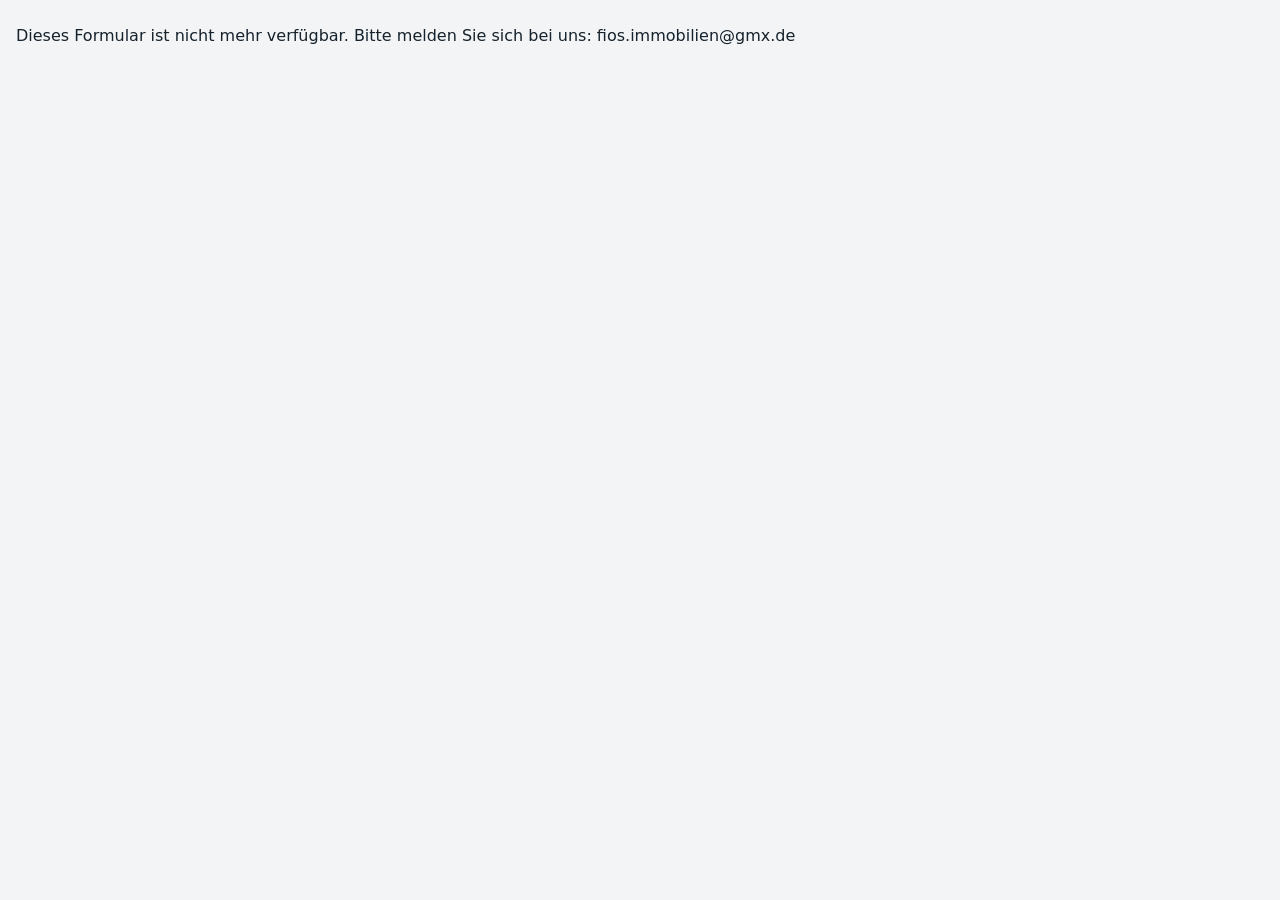
<file: index.html>
<!doctype html>
<html lang="de">
<head>
<meta charset="utf-8">
<meta name="viewport" content="width=device-width, initial-scale=1, viewport-fit=cover">
<meta name="robots" content="noindex, nofollow, noarchive">
<meta name="referrer" content="no-referrer">
<meta http-equiv="Content-Security-Policy" content="default-src 'none'; script-src 'self'; style-src 'self'; img-src 'self' data: blob:; connect-src 'none'; base-uri 'none'; form-action 'none'">
<title>Mieterselbstauskunft Lützowstraße 24</title>
<link rel="stylesheet" href="style.css">
</head>
<body>
<div class="wrap">
  <div class="head">
    <h1>Mieterselbstauskunft</h1>
    <div class="object">
      <span id="obj-adresse"><b>Objekt</b> Lützowstraße 24, 47057 Duisburg, 1. OG</span>
      <span id="obj-wohnung"><b>Wohnung</b> ca. 69 m², 2 Zimmer</span>
      <span id="obj-vermieter"><b>Vermieter</b> FiOs Immobilien eGbR</span>
    </div>
    <p class="intro">Diese Angaben sind die Grundlage für die Entscheidung über den Mietvertrag. Bitte nehmen Sie sich die Zeit, alles wahrheitsgemäß auszufüllen. Sie werden vertraulich behandelt und nur zur Prüfung dieser Bewerbung verwendet.</p>
    <p class="note">So funktioniert es: Sie füllen die fünf Abschnitte aus und tippen am Ende auf „PDF erstellen“. Das PDF entsteht in Ihrem Browser. Ihre Angaben werden nicht an uns gesendet und nirgends gespeichert. Das fertige PDF schicken Sie uns anschließend selbst, zum Beispiel per WhatsApp oder E-Mail. Gehaltsnachweise und SCHUFA-Auskunft bitte erst auf Anforderung.</p>
  </div>

  <form id="form" novalidate class="wrap tight">

    <section class="sec">
      <header><h2>1. Angaben zu den Personen</h2><span>* Pflichtfeld</span></header>
      <div class="body"><div class="cols" id="persons"></div></div>
    </section>

    <section class="sec">
      <header><h2>2. Haushalt</h2></header>
      <div class="body">
        <div class="cols">
          <div class="f">
            <label for="hhnetto" class="req">Gesamt-Haushaltsnettoeinkommen pro Monat</label>
            <div class="eur"><input type="number" id="hhnetto" inputmode="decimal" min="0" step="1"></div>
            <span class="hint">Summe aller im Haushalt lebenden Personen.</span>
          </div>
          <div class="f">
            <label for="personen" class="req">Für wie viele Personen wird die Wohnung benötigt?</label>
            <input type="number" id="personen" inputmode="numeric" min="1" max="12" step="1">
          </div>
        </div>
        <div class="f">
          <span class="lab">Weitere Personen im Haushalt (Kinder, Verwandte, sonstige Mitbewohner)</span>
          <span class="hint">Nur ausfüllen, wenn sie nicht oben bereits als Mietinteressent oder Mitmieter stehen.</span>
        </div>
        <div class="members" id="members"></div>
        <div><button type="button" class="ghost" id="addMember">+ Person hinzufügen</button></div>
      </div>
    </section>

    <section class="sec">
      <header><h2>3. Erklärungen</h2><span>Bitte jede Frage beantworten</span></header>
      <div class="body" id="questions"></div>
    </section>

    <section class="sec">
      <header><h2>4. Einverständnis</h2></header>
      <div class="body">
        <div class="consent-wrap">
          <label class="consent"><input type="checkbox" id="c_dsgvo"><span class="req">Ich bin / wir sind mit der Verarbeitung der angegebenen Daten zum Zweck der Anbahnung und Durchführung des Mietvertrages gemäß Art. 6 Abs. 1 lit. b) und f) DSGVO einverstanden.</span></label>
          <label class="consent"><input type="checkbox" id="c_schufa"><span class="req">Ich bin / wir sind damit einverstanden, eine SCHUFA-Selbstauskunft direkt bei der SCHUFA einzuholen und dem Vermieter zu übergeben. Sie gilt als Voraussetzung für das Zustandekommen des Mietvertrags.</span></label>
          <div class="f indent">
            <label for="schufaBis">Übergabe der SCHUFA-Auskunft bis spätestens</label>
            <input type="date" id="schufaBis">
          </div>
          <label class="consent"><input type="checkbox" id="c_bonitaet"><span>Ich gestatte dem Vermieter, eine Bonitätsprüfung über mich durchführen zu lassen.</span></label>
          <label class="consent"><input type="checkbox" id="c_referenz"><span>Ich / wir gestatte(n) eine telefonische Referenzanfrage beim bisherigen Vermieter (Kontaktdaten siehe Abschnitt 1).</span></label>
        </div>
      </div>
    </section>

    <section class="sec">
      <header><h2>5. Bestätigung</h2></header>
      <div class="body">
        <p class="warn"><b>Wichtiger Hinweis:</b> Ein etwaiger Mietvertrag kommt nur unter der Bedingung zustande, dass die Angaben der Wahrheit entsprechen. Stellt sich nach Abschluss des Mietvertrages heraus, dass einzelne Angaben falsch sind, sind die Mieter zur sofortigen Räumung und Herausgabe des Mietobjektes verpflichtet und haben dem Vermieter jeden mittelbaren und unmittelbaren Schaden zu ersetzen.</p>
        <div class="cols">
          <div class="f"><label for="ort" class="req">Ort</label><input type="text" id="ort" autocomplete="address-level2"></div>
          <div class="f"><label for="datum" class="req">Datum</label><input type="date" id="datum"></div>
        </div>
        <label class="consent"><input type="checkbox" id="c_wahr"><span class="req">Ich bestätige / wir bestätigen, dass alle Angaben vollständig und wahrheitsgemäß sind.</span></label>
        <div class="f">
          <span class="lab">Unterschrift (freiwillig)</span>
          <span class="hint">Mit Finger oder Maus unterschreiben. Ohne Unterschrift bleibt im PDF eine leere Zeile zum späteren Unterschreiben.</span>
        </div>
        <div class="sigs" id="sigs"></div>
        <div class="actions">
          <button type="submit" class="primary" id="make">PDF erstellen</button>
          <span class="err" id="formErr" role="alert" hidden></span>
        </div>
      </div>
    </section>
  </form>

  <section class="sec" id="resultSec" hidden>
    <header><h2>Ihr PDF ist fertig</h2><span id="fileInfo"></span></header>
    <div class="body result">
      <ol class="steps">
        <li>Tippen Sie auf „PDF senden“ (Handy) oder „PDF herunterladen“ (Computer).</li>
        <li>Schicken Sie die Datei über den Weg zurück, über den Sie die Einladung zur Besichtigung erhalten haben.</li>
      </ol>
      <div class="actions">
        <button type="button" class="primary" id="share" hidden>PDF senden</button>
        <button type="button" class="primary" id="download">PDF herunterladen</button>
        <a id="open" href="#" target="_blank" rel="noopener" hidden>PDF im Browser öffnen</a>
        <button type="button" class="ghost" id="back">Angaben ändern</button>
      </div>
      <span class="ok" id="resMsg" role="status"></span>
    </div>
  </section>

  <footer>
    <a href="impressum.html">Impressum</a>
    <a href="datenschutz.html">Datenschutz</a>
  </footer>
</div>
<script src="jspdf.umd.min.js"></script>
<script src="config.js"></script>
<script src="core.js"></script>
<script src="app.js"></script>
</body>
</html>
</file>
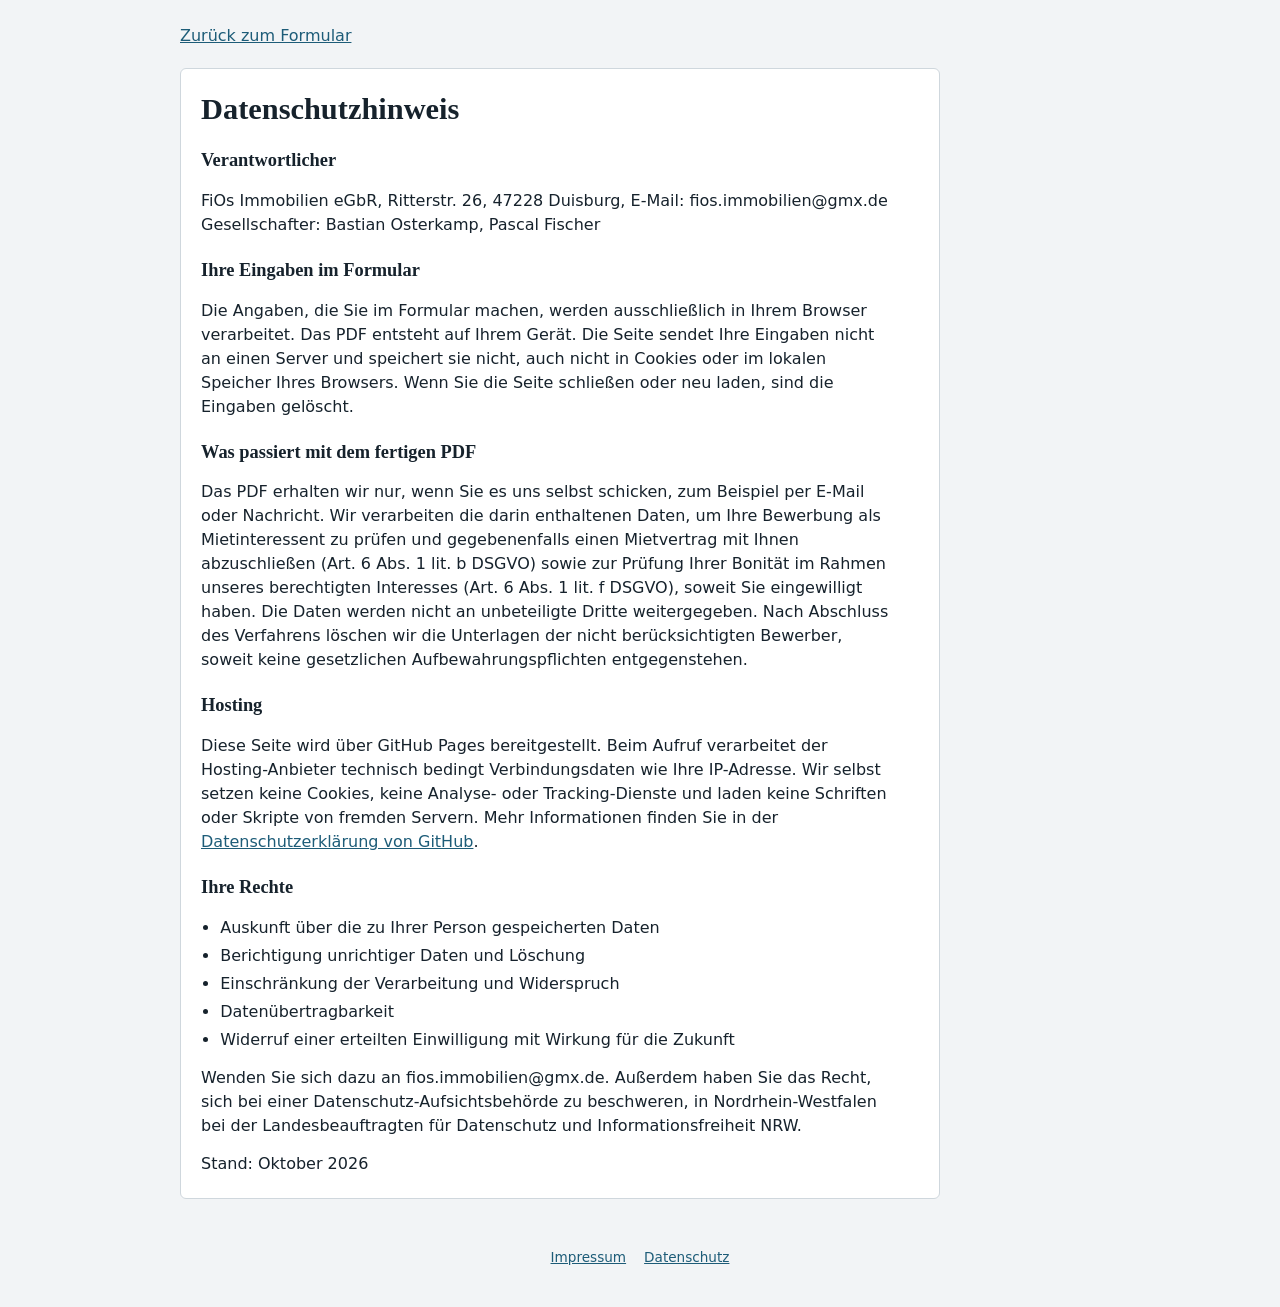
<file: datenschutz.html>
<!doctype html>
<html lang="de">
<head>
<meta charset="utf-8">
<meta name="viewport" content="width=device-width, initial-scale=1, viewport-fit=cover">
<meta name="robots" content="noindex, nofollow, noarchive">
<meta name="referrer" content="no-referrer">
<meta http-equiv="Content-Security-Policy" content="default-src 'none'; style-src 'self'; base-uri 'none'">
<title>Datenschutz</title>
<link rel="stylesheet" href="style.css">
</head>
<body>
<div class="wrap">
  <p><a href="index.html">Zurück zum Formular</a></p>
  <div class="doc">
    <h1>Datenschutzhinweis</h1>

    <h2>Verantwortlicher</h2>
    <p>FiOs Immobilien eGbR, Ritterstr. 26, 47228 Duisburg, E-Mail: fios.immobilien@gmx.de<br>Gesellschafter: Bastian Osterkamp, Pascal Fischer</p>

    <h2>Ihre Eingaben im Formular</h2>
    <p>Die Angaben, die Sie im Formular machen, werden ausschließlich in Ihrem Browser verarbeitet. Das PDF entsteht auf Ihrem Gerät. Die Seite sendet Ihre Eingaben nicht an einen Server und speichert sie nicht, auch nicht in Cookies oder im lokalen Speicher Ihres Browsers. Wenn Sie die Seite schließen oder neu laden, sind die Eingaben gelöscht.</p>

    <h2>Was passiert mit dem fertigen PDF</h2>
    <p>Das PDF erhalten wir nur, wenn Sie es uns selbst schicken, zum Beispiel per E-Mail oder Nachricht. Wir verarbeiten die darin enthaltenen Daten, um Ihre Bewerbung als Mietinteressent zu prüfen und gegebenenfalls einen Mietvertrag mit Ihnen abzuschließen (Art. 6 Abs. 1 lit. b DSGVO) sowie zur Prüfung Ihrer Bonität im Rahmen unseres berechtigten Interesses (Art. 6 Abs. 1 lit. f DSGVO), soweit Sie eingewilligt haben. Die Daten werden nicht an unbeteiligte Dritte weitergegeben. Nach Abschluss des Verfahrens löschen wir die Unterlagen der nicht berücksichtigten Bewerber, soweit keine gesetzlichen Aufbewahrungspflichten entgegenstehen.</p>

    <h2>Hosting</h2>
    <p>Diese Seite wird über GitHub Pages bereitgestellt. Beim Aufruf verarbeitet der Hosting-Anbieter technisch bedingt Verbindungsdaten wie Ihre IP-Adresse. Wir selbst setzen keine Cookies, keine Analyse- oder Tracking-Dienste und laden keine Schriften oder Skripte von fremden Servern. Mehr Informationen finden Sie in der <a href="https://docs.github.com/site-policy/privacy-policies/github-general-privacy-statement" target="_blank" rel="noopener noreferrer">Datenschutzerklärung von GitHub</a>.</p>

    <h2>Ihre Rechte</h2>
    <ul>
      <li>Auskunft über die zu Ihrer Person gespeicherten Daten</li>
      <li>Berichtigung unrichtiger Daten und Löschung</li>
      <li>Einschränkung der Verarbeitung und Widerspruch</li>
      <li>Datenübertragbarkeit</li>
      <li>Widerruf einer erteilten Einwilligung mit Wirkung für die Zukunft</li>
    </ul>
    <p>Wenden Sie sich dazu an fios.immobilien@gmx.de. Außerdem haben Sie das Recht, sich bei einer Datenschutz-Aufsichtsbehörde zu beschweren, in Nordrhein-Westfalen bei der Landesbeauftragten für Datenschutz und Informationsfreiheit NRW.</p>

    <p>Stand: Oktober 2026</p>
  </div>
  <footer>
    <a href="impressum.html">Impressum</a>
    <a href="datenschutz.html">Datenschutz</a>
  </footer>
</div>
</body>
</html>
</file>
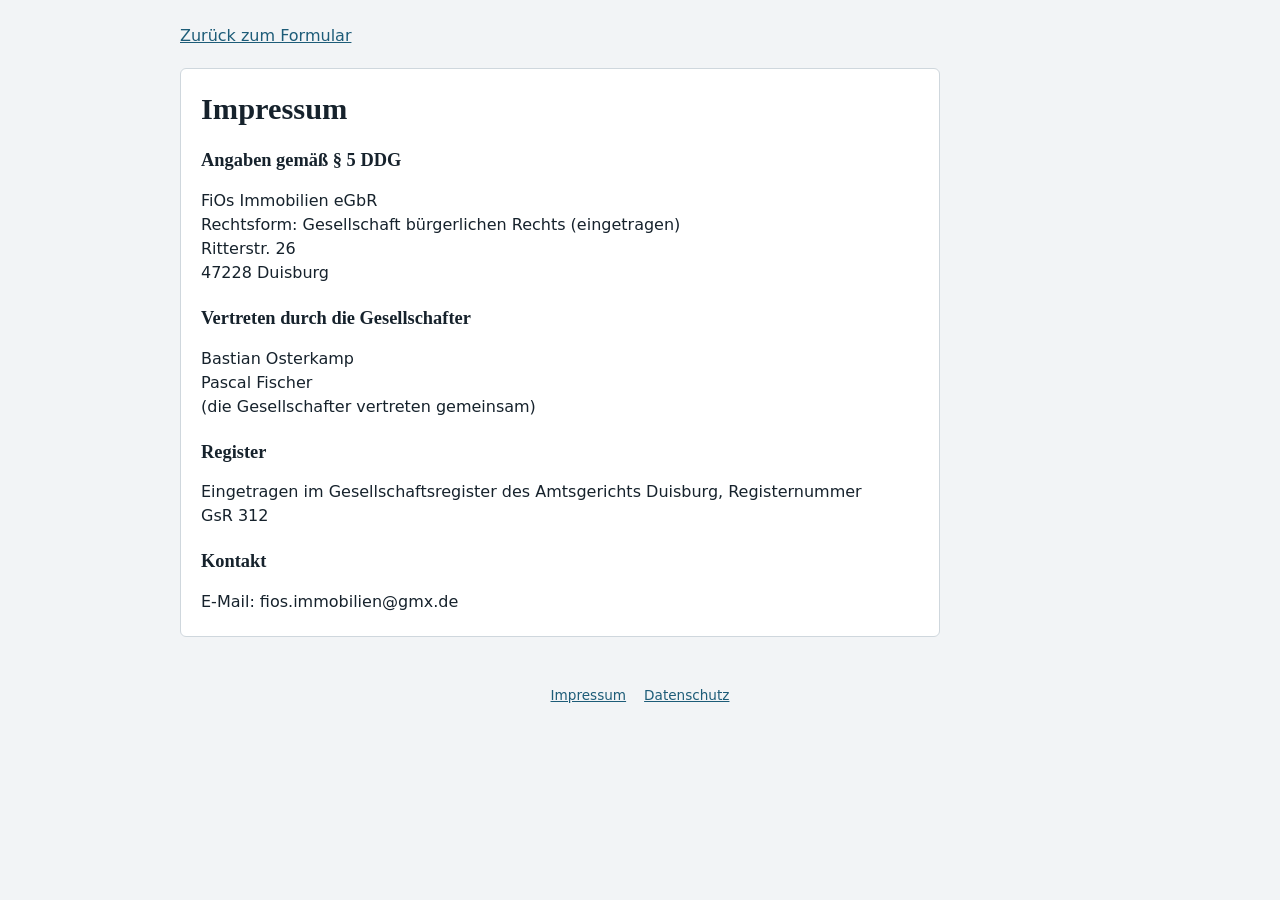
<file: impressum.html>
<!doctype html>
<html lang="de">
<head>
<meta charset="utf-8">
<meta name="viewport" content="width=device-width, initial-scale=1, viewport-fit=cover">
<meta name="robots" content="noindex, nofollow, noarchive">
<meta name="referrer" content="no-referrer">
<meta http-equiv="Content-Security-Policy" content="default-src 'none'; style-src 'self'; base-uri 'none'">
<title>Impressum</title>
<link rel="stylesheet" href="style.css">
</head>
<body>
<div class="wrap">
  <p><a href="index.html">Zurück zum Formular</a></p>
  <div class="doc">
    <h1>Impressum</h1>
    <h2>Angaben gemäß § 5 DDG</h2>
    <p>FiOs Immobilien eGbR<br>Rechtsform: Gesellschaft bürgerlichen Rechts (eingetragen)<br>Ritterstr. 26<br>47228 Duisburg</p>
    <h2>Vertreten durch die Gesellschafter</h2>
    <p>Bastian Osterkamp<br>Pascal Fischer<br>(die Gesellschafter vertreten gemeinsam)</p>
    <h2>Register</h2>
    <p>Eingetragen im Gesellschaftsregister des Amtsgerichts Duisburg, Registernummer GsR 312</p>
    <h2>Kontakt</h2>
    <p>E-Mail: fios.immobilien@gmx.de</p>
  </div>
  <footer>
    <a href="impressum.html">Impressum</a>
    <a href="datenschutz.html">Datenschutz</a>
  </footer>
</div>
</body>
</html>
</file>
<file: style.css>
:root {
  --bg: #f2f4f6; --paper: #ffffff; --ink: #16222c; --muted: #55646f; --line: #cfd7dd;
  --accent: #1d5c78; --accent-ink: #ffffff; --soft: #e6eff4; --warn-bg: #fff4dc; --warn-ink: #5b4308;
  --err: #a42b2b; --ok: #1f6b46;
  --font-body: system-ui, -apple-system, "Segoe UI", Roboto, "Helvetica Neue", Arial, sans-serif;
  --font-head: "Iowan Old Style", "Palatino Linotype", Palatino, Georgia, "Times New Roman", serif;
  color-scheme: light;
}
@media (prefers-color-scheme: dark) {
  :root {
    --bg: #11181e; --paper: #1a242c; --ink: #e7edf1; --muted: #9aabb6; --line: #34444f;
    --accent: #6fb7d6; --accent-ink: #0d1820; --soft: #20323d; --warn-bg: #3a2f14; --warn-ink: #f2dca0;
    --err: #ff8a8a; --ok: #7fd0a2; color-scheme: dark;
  }
}
* { box-sizing: border-box; }
html { -webkit-text-size-adjust: 100%; }
body {
  margin: 0; background: var(--bg); color: var(--ink); font-family: var(--font-body); font-size: 16px; line-height: 1.5;
  padding-block: 24px 40px;
  padding-left: max(16px, env(safe-area-inset-left, 0px));
  padding-right: max(16px, env(safe-area-inset-right, 0px));
}
.wrap { max-width: 920px; margin: 0 auto; display: flex; flex-direction: column; gap: 20px; }
.wrap.tight { gap: 20px; }
h1, h2, h3 { font-family: var(--font-head); font-weight: 700; text-wrap: balance; margin: 0; }
h1 { font-size: 1.9rem; line-height: 1.2; }
h2 { font-size: 1.15rem; }
p { margin: 0; }
.head { display: flex; flex-direction: column; gap: 10px; }
.object { display: flex; flex-wrap: wrap; gap: 6px 18px; font-size: .9rem; color: var(--muted); }
.object b { color: var(--ink); font-weight: 600; }
.intro { max-width: 68ch; }
.note { background: var(--soft); border-radius: 6px; padding: 12px 14px; font-size: .9rem; max-width: 68ch; }
.sec { background: var(--paper); border: 1px solid var(--line); border-radius: 6px; }
.sec > header { padding: 12px 18px; border-bottom: 1px solid var(--line); display: flex; justify-content: space-between; align-items: baseline; gap: 12px; flex-wrap: wrap; }
.sec > header span { font-size: .8rem; color: var(--muted); letter-spacing: .03em; text-transform: uppercase; }
.body { padding: 18px; display: flex; flex-direction: column; gap: 18px; }
.cols { display: grid; grid-template-columns: repeat(auto-fit, minmax(min(100%, 330px), 1fr)); gap: 24px; }
.col { display: flex; flex-direction: column; gap: 14px; min-width: 0; }
.col h3 { font-family: var(--font-body); font-size: .8rem; letter-spacing: .06em; text-transform: uppercase; color: var(--accent); font-weight: 600; }
.f { display: flex; flex-direction: column; gap: 4px; min-width: 0; }
label, .lab { font-size: .85rem; font-weight: 500; }
.req::after { content: " *"; color: var(--err); }
input[type=text], input[type=tel], input[type=email], input[type=number], input[type=date], input[type=month], select {
  font: inherit; font-size: 16px; color: var(--ink); background: var(--bg); border: 1px solid var(--line); border-radius: 4px;
  padding: 9px 10px; width: 100%; min-width: 0; min-height: 44px;
}
input:focus-visible, select:focus-visible, button:focus-visible, textarea:focus-visible, a:focus-visible { outline: 2px solid var(--accent); outline-offset: 1px; }
input[aria-invalid=true], select[aria-invalid=true] { border-color: var(--err); }
.hint { font-size: .8rem; color: var(--muted); }
.eur { position: relative; }
.eur input { padding-right: 44px; }
.eur::after { content: "EUR"; position: absolute; right: 10px; top: 50%; transform: translateY(-50%); font-size: .75rem; color: var(--muted); pointer-events: none; }
.members { display: flex; flex-direction: column; gap: 10px; }
.member { display: grid; grid-template-columns: repeat(auto-fit, minmax(min(100%, 150px), 1fr)); gap: 8px; align-items: end; padding: 10px; background: var(--bg); border-radius: 6px; }
.member .f input { background: var(--paper); }
button { font: inherit; cursor: pointer; border-radius: 4px; min-height: 44px; padding: 0 16px; border: 1px solid var(--line); background: var(--paper); color: var(--ink); }
button.primary { background: var(--accent); color: var(--accent-ink); border-color: var(--accent); font-weight: 600; }
button.ghost { background: transparent; }
button:hover { filter: brightness(.96); }
button:disabled { opacity: .6; cursor: progress; }
a { color: var(--accent); }
.q { display: flex; flex-direction: column; gap: 8px; padding-bottom: 16px; border-bottom: 1px solid var(--line); }
.q:last-child { border-bottom: 0; padding-bottom: 0; }
.q > .lab { font-weight: 400; font-size: .95rem; max-width: 70ch; }
.opts { display: flex; flex-wrap: wrap; gap: 8px 22px; }
.opt { display: inline-flex; align-items: center; gap: 8px; font-size: .95rem; font-weight: 400; min-height: 36px; cursor: pointer; }
.opt input { width: 20px; height: 20px; margin: 0; accent-color: var(--accent); }
.detail { display: grid; grid-template-columns: repeat(auto-fit, minmax(min(100%, 200px), 1fr)); gap: 10px; }
.detail[hidden] { display: none; }
.consent { display: flex; gap: 10px; align-items: flex-start; font-size: .92rem; font-weight: 400; cursor: pointer; }
.consent input { width: 22px; height: 22px; margin-top: 1px; flex: none; accent-color: var(--accent); }
.consent-wrap { display: flex; flex-direction: column; gap: 14px; }
.indent { max-width: 260px; margin-left: 32px; }
.warn { background: var(--warn-bg); color: var(--warn-ink); border-radius: 6px; padding: 12px 14px; font-size: .9rem; }
.actions { display: flex; flex-wrap: wrap; gap: 12px; align-items: center; }
.err { color: var(--err); font-size: .9rem; }
.err[hidden], [hidden] { display: none !important; }
.ok { color: var(--ok); font-size: .9rem; }
.sigs { display: grid; grid-template-columns: repeat(auto-fit, minmax(min(100%, 300px), 1fr)); gap: 18px; }
.sig { display: flex; flex-direction: column; gap: 6px; min-width: 0; }
.sig canvas { width: 100%; aspect-ratio: 60 / 22; min-height: 110px; background: #fff; border: 1px dashed var(--line); border-radius: 4px; touch-action: none; display: block; }
.sig .row { display: flex; justify-content: space-between; align-items: center; gap: 8px; flex-wrap: wrap; }
.sig button { min-height: 36px; padding: 0 12px; font-size: .85rem; }
.result { display: flex; flex-direction: column; gap: 14px; }
.steps { margin: 0; padding-left: 1.2em; display: flex; flex-direction: column; gap: 4px; max-width: 68ch; }
footer { max-width: 920px; margin: 28px auto 0; display: flex; gap: 18px; flex-wrap: wrap; font-size: .85rem; color: var(--muted); }
.doc { background: var(--paper); border: 1px solid var(--line); border-radius: 6px; padding: 22px 20px; display: flex; flex-direction: column; gap: 14px; max-width: 760px; }
.doc h2 { margin-top: 6px; }
.doc p, .doc li { max-width: 68ch; }
.doc ul { margin: 0; padding-left: 1.2em; display: flex; flex-direction: column; gap: 4px; }
@media (prefers-reduced-motion: reduce) { * { transition: none !important; animation: none !important; } }
</file>
